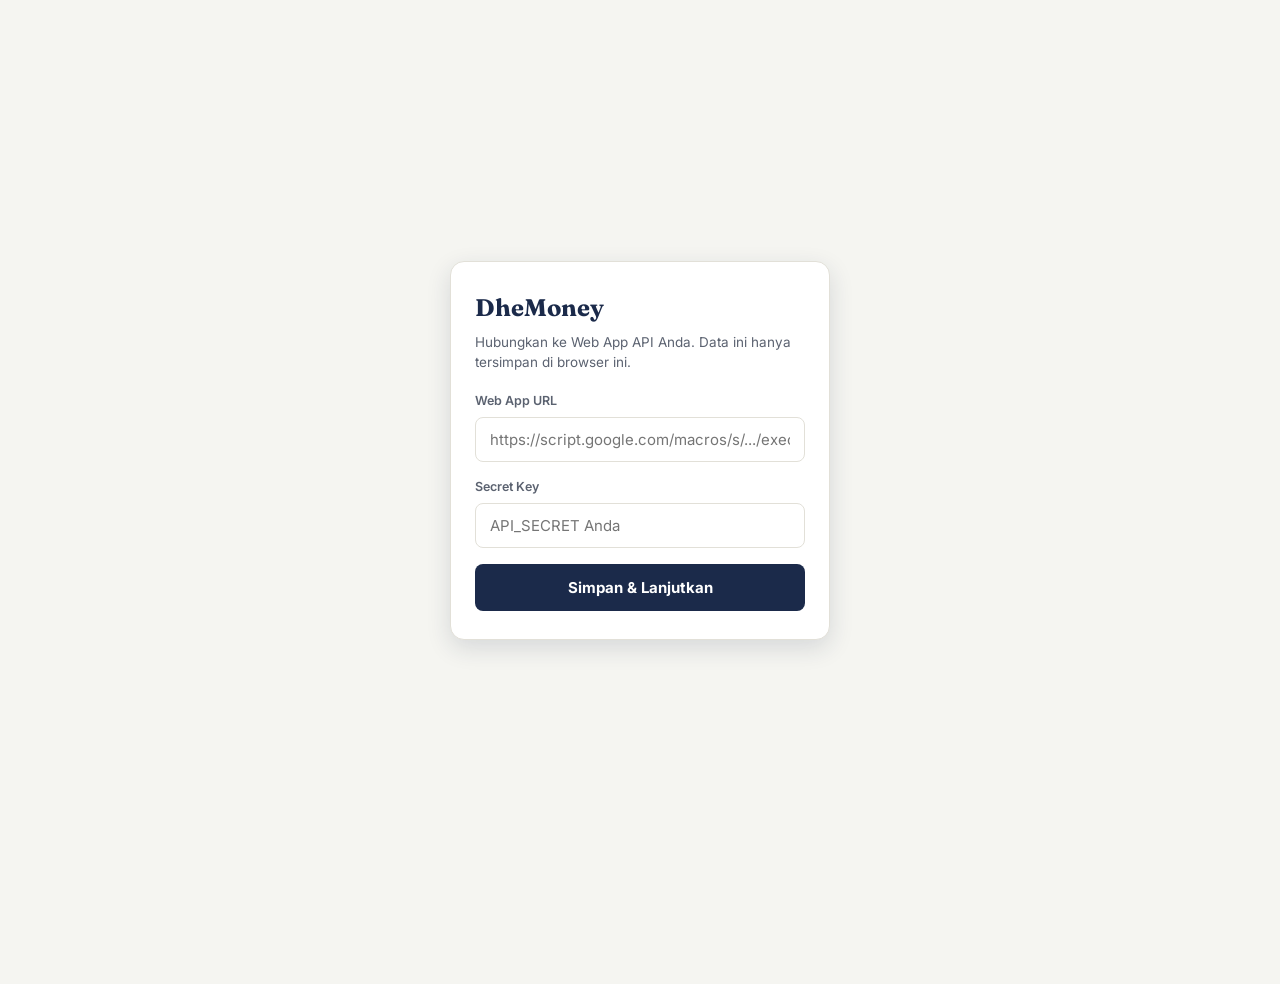
<file: setup.html>
<!DOCTYPE html>
<html lang="id">
<head>
<meta charset="UTF-8">
<meta name="viewport" content="width=device-width, initial-scale=1.0">
<meta name="theme-color" content="#1B2A4A">
<meta name="description" content="DheMoney — hubungkan ke Web App API Anda">
<link rel="icon" href="assets/icon.svg" type="image/svg+xml">
<link rel="manifest" href="manifest.json">
<link rel="preconnect" href="https://fonts.googleapis.com">
<link rel="preconnect" href="https://fonts.gstatic.com" crossorigin>
<title>Setup — DheMoney</title>
<link rel="stylesheet" href="css/style.css">
</head>
<body>
<div class="setup-wrap">
  <div class="setup-card">
    <h1>DheMoney</h1>
    <p>Hubungkan ke Web App API Anda. Data ini hanya tersimpan di browser ini.</p>

    <form id="setupForm">
      <div class="field">
        <label for="url">Web App URL</label>
        <input type="url" id="url" placeholder="https://script.google.com/macros/s/.../exec" required>
      </div>
      <div class="field">
        <label for="key">Secret Key</label>
        <input type="password" id="key" placeholder="API_SECRET Anda" required>
      </div>
      <button type="submit" class="btn-primary">Simpan &amp; Lanjutkan</button>
    </form>
    <div id="err" style="color:var(--red); font-size:13px; margin-top:12px; display:none;"></div>
  </div>
</div>

<script src="js/config.js"></script>
<script src="js/api.js"></script>
<script>
  // Kalau sudah pernah dikonfigurasi, isi form dengan URL yang ada (key tidak ditampilkan ulang)
  const existing = getConfig();
  if (existing) document.getElementById("url").value = existing.url;

  document.getElementById("setupForm").addEventListener("submit", async (e) => {
    e.preventDefault();
    const url = document.getElementById("url").value.trim();
    const key = document.getElementById("key").value.trim();
    const errEl = document.getElementById("err");
    errEl.style.display = "none";

    setConfig(url, key);

    try {
      await Api.getSummary();
      location.href = "index.html";
    } catch (err) {
      clearConfig();
      errEl.textContent = "Gagal terhubung: " + err.message + ". Cek kembali URL dan Secret Key.";
      errEl.style.display = "block";
    }
  });
</script>
</body>
</html>
</file>
<file: css/style.css>
@import url('https://fonts.googleapis.com/css2?family=Fraunces:opsz,wght@9..144,400;9..144,500;9..144,600;9..144,700&family=Inter:wght@400;500;600;700&family=IBM+Plex+Mono:wght@400;500;600&display=swap');

:root {
  --navy: #1B2A4A;
  --navy-light: #2A3F68;
  --gold: #B08D57;
  --gold-light: #D4B584;
  --green: #3B7A57;
  --green-bg: #E8F1EC;
  --red: #A63D40;
  --red-bg: #F5E9E9;
  --paper: #F5F5F1;
  --paper-raised: #FFFFFF;
  --ink: #1F2430;
  --ink-soft: #5B6270;
  --ink-faint: #9CA1AC;
  --line: #E2E0D8;

  --font-display: 'Fraunces', serif;
  --font-body: 'Inter', -apple-system, sans-serif;
  --font-mono: 'IBM Plex Mono', monospace;

  --radius: 14px;
  --radius-sm: 8px;
  --shadow: 0 2px 12px rgba(27, 42, 74, 0.08);
  --shadow-lifted: 0 8px 24px rgba(27, 42, 74, 0.14);
}

* { box-sizing: border-box; margin: 0; padding: 0; }

html { -webkit-text-size-adjust: 100%; }

body {
  font-family: var(--font-body);
  background: var(--paper);
  color: var(--ink);
  line-height: 1.5;
  min-height: 100vh;
  padding-bottom: 84px;
}

@media (prefers-reduced-motion: reduce) {
  * { animation-duration: 0.01ms !important; transition-duration: 0.01ms !important; }
}

a { color: inherit; text-decoration: none; }
button { font-family: inherit; cursor: pointer; }

/* ===== Layout shell ===== */
.app-shell {
  max-width: 640px;
  margin: 0 auto;
  min-height: 100vh;
  background: var(--paper);
  position: relative;
}

@media (min-width: 900px) {
  .app-shell { max-width: 880px; }
}

/* ===== Passbook cover header ===== */
.cover {
  background: linear-gradient(155deg, var(--navy) 0%, var(--navy-light) 100%);
  color: #F5F1E8;
  padding: 28px 20px 40px;
  position: relative;
  overflow: hidden;
}

.cover::before {
  content: '';
  position: absolute;
  top: -60px; right: -60px;
  width: 220px; height: 220px;
  border-radius: 50%;
  background: rgba(176, 141, 87, 0.12);
}

.cover-top {
  display: flex;
  justify-content: space-between;
  align-items: center;
  margin-bottom: 22px;
  position: relative;
  z-index: 1;
}

.brand {
  display: flex;
  align-items: center;
  gap: 8px;
  font-family: var(--font-display);
  font-weight: 600;
  font-size: 17px;
  letter-spacing: 0.02em;
}

.brand .stamp-dot {
  width: 8px; height: 8px;
  border-radius: 50%;
  background: var(--gold);
}

.icon-btn {
  width: 36px; height: 36px;
  border-radius: 50%;
  background: rgba(245, 241, 232, 0.12);
  border: 1px solid rgba(245, 241, 232, 0.2);
  color: #F5F1E8;
  display: flex; align-items: center; justify-content: center;
  font-size: 16px;
}

.balance-label {
  font-size: 12px;
  text-transform: uppercase;
  letter-spacing: 0.12em;
  color: var(--gold-light);
  font-weight: 600;
  margin-bottom: 6px;
  position: relative; z-index: 1;
}

.balance-amount {
  font-family: var(--font-display);
  font-size: clamp(34px, 9vw, 46px);
  font-weight: 600;
  letter-spacing: -0.01em;
  position: relative; z-index: 1;
}

.balance-sub {
  display: flex;
  gap: 20px;
  margin-top: 18px;
  position: relative; z-index: 1;
}

.balance-sub-item {
  display: flex;
  align-items: center;
  gap: 6px;
  font-size: 13px;
  color: rgba(245, 241, 232, 0.85);
}

.balance-sub-item .dot {
  width: 6px; height: 6px; border-radius: 50%;
}
.balance-sub-item .dot.in { background: #7FC8A0; }
.balance-sub-item .dot.out { background: #E39A9C; }

.balance-sub-item strong {
  font-family: var(--font-mono);
  font-weight: 600;
  color: #F5F1E8;
}

/* ===== Perforation divider (signature element) ===== */
.perforation {
  height: 20px;
  background: var(--paper);
  position: relative;
  margin-top: -20px;
  border-radius: 20px 20px 0 0;
}

.perforation::before {
  content: '';
  position: absolute;
  top: 9px; left: 0; right: 0;
  height: 0;
  border-top: 2px dashed rgba(27, 42, 74, 0.18);
  margin: 0 24px;
}

/* ===== Content area ===== */
.content {
  padding: 20px 16px 20px;
}

.section-title {
  font-size: 13px;
  font-weight: 700;
  text-transform: uppercase;
  letter-spacing: 0.08em;
  color: var(--ink-soft);
  margin: 24px 4px 12px;
  display: flex;
  justify-content: space-between;
  align-items: center;
}

.section-title .link {
  font-size: 12px;
  font-weight: 600;
  color: var(--gold);
  text-transform: none;
  letter-spacing: 0;
}

/* ===== Stat cards ===== */
.stat-grid {
  display: grid;
  grid-template-columns: 1fr 1fr;
  gap: 10px;
}

.stat-card {
  background: var(--paper-raised);
  border-radius: var(--radius);
  padding: 16px;
  box-shadow: var(--shadow);
  border: 1px solid var(--line);
}

.stat-card .label {
  font-size: 12px;
  color: var(--ink-soft);
  margin-bottom: 6px;
  font-weight: 500;
}

.stat-card .value {
  font-family: var(--font-mono);
  font-size: 17px;
  font-weight: 600;
}
.stat-card .value.pos { color: var(--green); }
.stat-card .value.neg { color: var(--red); }

/* ===== Ledger entry rows ===== */
.ledger-list {
  background: var(--paper-raised);
  border-radius: var(--radius);
  border: 1px solid var(--line);
  overflow: hidden;
  box-shadow: var(--shadow);
}

.ledger-row {
  display: flex;
  align-items: center;
  gap: 12px;
  padding: 14px 16px;
  border-bottom: 1px solid var(--line);
  position: relative;
}
.ledger-row:last-child { border-bottom: none; }

.ledger-row:active { background: var(--paper); }

.ledger-icon {
  width: 38px; height: 38px;
  border-radius: 50%;
  display: flex; align-items: center; justify-content: center;
  font-size: 16px;
  flex-shrink: 0;
}
.ledger-icon.in { background: var(--green-bg); }
.ledger-icon.out { background: var(--red-bg); }

.ledger-info { flex: 1; min-width: 0; }

.ledger-desc {
  font-size: 14.5px;
  font-weight: 600;
  color: var(--ink);
  white-space: nowrap;
  overflow: hidden;
  text-overflow: ellipsis;
}

.ledger-meta {
  font-size: 12px;
  color: var(--ink-faint);
  margin-top: 2px;
  display: flex;
  align-items: center;
  gap: 6px;
}

.category-stamp {
  display: inline-block;
  padding: 1px 8px;
  border-radius: 20px;
  border: 1px dashed var(--gold);
  color: var(--gold);
  font-size: 10.5px;
  font-weight: 600;
  text-transform: uppercase;
  letter-spacing: 0.03em;
}

.ledger-amount {
  font-family: var(--font-mono);
  font-size: 14.5px;
  font-weight: 600;
  white-space: nowrap;
}
.ledger-amount.in { color: var(--green); }
.ledger-amount.out { color: var(--red); }

/* ===== Bottom nav ===== */
.bottom-nav {
  position: fixed;
  bottom: 0; left: 0; right: 0;
  background: var(--paper-raised);
  border-top: 1px solid var(--line);
  display: flex;
  max-width: 640px;
  margin: 0 auto;
  z-index: 20;
}
@media (min-width: 900px) { .bottom-nav { max-width: 880px; } }

.nav-item {
  flex: 1;
  display: flex;
  flex-direction: column;
  align-items: center;
  gap: 3px;
  padding: 10px 0 12px;
  font-size: 11px;
  font-weight: 600;
  color: var(--ink-faint);
}
.nav-item.active { color: var(--navy); }
.nav-item .nav-icon { font-size: 19px; }

/* ===== FAB ===== */
.fab {
  position: fixed;
  bottom: 78px;
  right: 50%;
  transform: translateX(272px);
  width: 56px; height: 56px;
  border-radius: 50%;
  background: var(--gold);
  color: white;
  font-size: 26px;
  display: flex; align-items: center; justify-content: center;
  box-shadow: var(--shadow-lifted);
  border: none;
  z-index: 21;
  transition: transform 0.12s ease, opacity 0.12s ease;
}
.fab:active { transform: translateX(272px) scale(0.93); }
@media (max-width: 700px) {
  .fab { right: 20px; transform: none; }
  .fab:active { transform: scale(0.93); }
}
@media (min-width: 900px) {
  .fab { transform: translateX(392px); }
  .fab:active { transform: translateX(392px) scale(0.93); }
}

/* ===== Forms ===== */
.field { margin-bottom: 16px; }
.field label {
  display: block;
  font-size: 12.5px;
  font-weight: 600;
  color: var(--ink-soft);
  margin-bottom: 6px;
}
.field input, .field select, .field textarea {
  width: 100%;
  padding: 12px 14px;
  border-radius: var(--radius-sm);
  border: 1.5px solid var(--line);
  font-family: var(--font-body);
  font-size: 15px;
  background: var(--paper-raised);
  color: var(--ink);
}
.field input:focus, .field select:focus, .field textarea:focus {
  outline: none;
  border-color: var(--navy);
}

.type-toggle {
  display: flex;
  gap: 8px;
}
.type-toggle button {
  flex: 1;
  padding: 12px;
  border-radius: var(--radius-sm);
  border: 1.5px solid var(--line);
  background: var(--paper-raised);
  font-weight: 600;
  font-size: 14px;
  color: var(--ink-soft);
}
.type-toggle button.active.in { border-color: var(--green); background: var(--green-bg); color: var(--green); }
.type-toggle button.active.out { border-color: var(--red); background: var(--red-bg); color: var(--red); }

.btn-primary {
  width: 100%;
  padding: 14px;
  border-radius: var(--radius-sm);
  border: none;
  background: var(--navy);
  color: white;
  font-weight: 700;
  font-size: 15px;
}
.btn-primary:disabled { opacity: 0.5; }

.btn-secondary {
  width: 100%;
  padding: 14px;
  border-radius: var(--radius-sm);
  border: 1.5px solid var(--line);
  background: transparent;
  color: var(--ink-soft);
  font-weight: 600;
  font-size: 14px;
  margin-top: 8px;
}

.btn-danger {
  color: var(--red);
  border-color: var(--red-bg);
}

/* ===== Modal / sheet ===== */
.sheet-backdrop {
  position: fixed; inset: 0;
  background: rgba(27, 42, 74, 0.45);
  z-index: 30;
  display: none;
  align-items: flex-end;
  justify-content: center;
}
.sheet-backdrop.open { display: flex; }

.sheet {
  background: var(--paper);
  width: 100%;
  max-width: 640px;
  border-radius: 20px 20px 0 0;
  padding: 20px 20px 28px;
  max-height: 88vh;
  overflow-y: auto;
  animation: slideUp 0.22s ease;
}
@media (min-width: 900px) { .sheet { max-width: 880px; } }

@keyframes slideUp {
  from { transform: translateY(24px); opacity: 0; }
  to { transform: translateY(0); opacity: 1; }
}

.sheet-handle {
  width: 36px; height: 4px;
  background: var(--line);
  border-radius: 4px;
  margin: 0 auto 18px;
}

.sheet-title {
  font-family: var(--font-display);
  font-size: 20px;
  font-weight: 600;
  margin-bottom: 18px;
}

/* ===== Filter chips ===== */
.chip-row {
  display: flex;
  gap: 8px;
  overflow-x: auto;
  padding: 2px 0 4px;
  -ms-overflow-style: none; scrollbar-width: none;
}
.chip-row::-webkit-scrollbar { display: none; }

.chip {
  flex-shrink: 0;
  padding: 8px 14px;
  border-radius: 20px;
  background: var(--paper-raised);
  border: 1.5px solid var(--line);
  font-size: 13px;
  font-weight: 600;
  color: var(--ink-soft);
  white-space: nowrap;
}
.chip.active {
  background: var(--navy);
  border-color: var(--navy);
  color: white;
}

.search-bar {
  display: flex;
  align-items: center;
  gap: 8px;
  background: var(--paper-raised);
  border: 1.5px solid var(--line);
  border-radius: var(--radius-sm);
  padding: 11px 14px;
  margin-bottom: 12px;
}
.search-bar input {
  border: none; outline: none;
  flex: 1;
  font-size: 14.5px;
  background: transparent;
  font-family: var(--font-body);
}

/* ===== States ===== */
.empty-state, .loading-state, .error-state {
  text-align: center;
  padding: 48px 24px;
  color: var(--ink-faint);
}
.empty-state .icon, .error-state .icon { font-size: 36px; margin-bottom: 10px; }
.empty-state .title, .error-state .title { font-weight: 700; color: var(--ink-soft); margin-bottom: 4px; font-size: 15px; }
.empty-state .desc, .error-state .desc { font-size: 13px; }

.toast {
  position: fixed;
  bottom: 90px;
  left: 50%;
  transform: translateX(-50%) translateY(20px);
  background: var(--navy);
  color: white;
  padding: 12px 20px;
  border-radius: 30px;
  font-size: 13.5px;
  font-weight: 600;
  box-shadow: var(--shadow-lifted);
  z-index: 50;
  opacity: 0;
  transition: all 0.25s ease;
  pointer-events: none;
  display: flex;
  align-items: center;
  gap: 8px;
}
.toast.show { opacity: 1; transform: translateX(-50%) translateY(0); }
.toast.error { background: var(--red); }

/* ===== Page header (non-dashboard pages) ===== */
.page-header {
  padding: 20px 16px 16px;
  background: var(--paper-raised);
  border-bottom: 1px solid var(--line);
  position: sticky;
  top: 0;
  z-index: 10;
}
.page-header h1 {
  font-family: var(--font-display);
  font-size: 22px;
  font-weight: 600;
  color: var(--navy);
}

/* ===== Setup screen ===== */
.setup-wrap {
  min-height: 100vh;
  display: flex;
  align-items: center;
  justify-content: center;
  padding: 24px;
}
.setup-card {
  background: var(--paper-raised);
  border-radius: var(--radius);
  padding: 28px 24px;
  box-shadow: var(--shadow-lifted);
  max-width: 380px;
  width: 100%;
  border: 1px solid var(--line);
}
.setup-card h1 {
  font-family: var(--font-display);
  color: var(--navy);
  font-size: 24px;
  margin-bottom: 6px;
}
.setup-card p {
  font-size: 13.5px;
  color: var(--ink-soft);
  margin-bottom: 20px;
}

/* ===== Wallet scroller (dashboard) ===== */
.wallet-scroll {
  display: flex;
  gap: 10px;
  overflow-x: auto;
  padding: 2px 2px 6px;
  -ms-overflow-style: none; scrollbar-width: none;
}
.wallet-scroll::-webkit-scrollbar { display: none; }

.wallet-mini {
  flex-shrink: 0;
  min-width: 128px;
  background: var(--paper-raised);
  border: 1px solid var(--line);
  border-radius: var(--radius-sm);
  padding: 12px 14px;
  box-shadow: var(--shadow);
}
.wallet-mini .wm-name {
  font-size: 12px;
  font-weight: 600;
  color: var(--ink-soft);
  display: flex; align-items: center; gap: 5px;
  margin-bottom: 6px;
}
.wallet-mini .wm-saldo {
  font-family: var(--font-mono);
  font-size: 15px;
  font-weight: 600;
  color: var(--navy);
}

/* ===== Wallet cards (halaman Dompet) ===== */
.wallet-card {
  display: flex;
  align-items: center;
  gap: 12px;
  padding: 16px;
  background: var(--paper-raised);
  border: 1px solid var(--line);
  border-radius: var(--radius);
  box-shadow: var(--shadow);
  margin-bottom: 10px;
}
.wallet-card-icon {
  width: 44px; height: 44px;
  border-radius: 50%;
  background: var(--navy);
  color: white;
  display: flex; align-items: center; justify-content: center;
  font-size: 18px;
  flex-shrink: 0;
}
.wallet-card-info { flex: 1; }
.wallet-card-name { font-weight: 700; font-size: 15px; }
.wallet-card-type { font-size: 12px; color: var(--ink-faint); margin-top: 1px; }
.wallet-card-saldo {
  font-family: var(--font-mono);
  font-weight: 600;
  font-size: 16px;
  text-align: right;
}
.wallet-card-saldo.neg { color: var(--red); }
.wallet-card-delete {
  background: none; border: none;
  color: var(--ink-faint);
  font-size: 18px;
  padding: 4px 6px;
}

/* ===== Budget progress ===== */
.budget-card {
  background: var(--paper-raised);
  border: 1px solid var(--line);
  border-radius: var(--radius);
  padding: 16px;
  box-shadow: var(--shadow);
  margin-bottom: 10px;
}
.budget-top {
  display: flex;
  justify-content: space-between;
  align-items: baseline;
  margin-bottom: 8px;
}
.budget-cat { font-weight: 700; font-size: 14.5px; display: flex; align-items: center; gap: 6px; }
.budget-amounts { font-family: var(--font-mono); font-size: 12.5px; color: var(--ink-soft); }
.budget-track {
  height: 8px;
  background: var(--paper);
  border-radius: 6px;
  overflow: hidden;
  margin-bottom: 8px;
}
.budget-fill {
  height: 100%;
  border-radius: 6px;
  transition: width 0.4s ease;
}
.budget-fill.ok { background: var(--green); }
.budget-fill.warn { background: var(--gold); }
.budget-fill.danger { background: var(--red); }
.budget-msg { font-size: 12.5px; color: var(--ink-soft); }

.wallet-select-row {
  display: flex;
  gap: 8px;
  overflow-x: auto;
  padding-bottom: 4px;
  -ms-overflow-style: none; scrollbar-width: none;
}
.wallet-select-row::-webkit-scrollbar { display: none; }
.wallet-select-row button {
  flex-shrink: 0;
  padding: 9px 14px;
  border-radius: 20px;
  border: 1.5px solid var(--line);
  background: var(--paper-raised);
  font-size: 13px;
  font-weight: 600;
  color: var(--ink-soft);
}
.wallet-select-row button.active {
  background: var(--navy);
  border-color: var(--navy);
  color: white;
}

/* ===== Batch input rows ===== */
.batch-row {
  background: var(--paper);
  border: 1.5px solid var(--line);
  border-radius: var(--radius-sm);
  padding: 14px;
  margin-bottom: 12px;
}
.batch-row-header {
  display: flex;
  justify-content: space-between;
  align-items: center;
  margin-bottom: 10px;
}
.batch-row-title {
  font-size: 12px;
  font-weight: 700;
  color: var(--ink-soft);
  text-transform: uppercase;
  letter-spacing: 0.05em;
}
.batch-row-remove {
  background: none;
  border: none;
  color: var(--red);
  font-size: 17px;
  padding: 2px 8px;
  line-height: 1;
}
.batch-row .type-toggle { margin-bottom: 8px; }
.batch-row .type-toggle button { padding: 8px; font-size: 12.5px; }
.batch-field-row {
  display: flex;
  gap: 8px;
  margin-bottom: 8px;
}
.batch-field-row:last-child { margin-bottom: 0; }
.batch-field-row .field { flex: 1; margin-bottom: 0; }
.batch-field-row input, .batch-field-row select {
  padding: 9px 10px;
  font-size: 13.5px;
  width: 100%;
  border-radius: var(--radius-sm);
  border: 1.5px solid var(--line);
  background: var(--paper-raised);
  font-family: var(--font-body);
}
.batch-summary-bar {
  display: flex;
  justify-content: space-between;
  align-items: center;
  font-size: 12.5px;
  color: var(--ink-soft);
  padding: 8px 2px 14px;
}
.batch-summary-bar strong { color: var(--ink); font-family: var(--font-mono); }

.skeleton {
  background: linear-gradient(90deg, var(--line) 25%, #EEEDE6 37%, var(--line) 63%);
  background-size: 400% 100%;
  animation: shimmer 1.4s ease infinite;
  border-radius: var(--radius-sm);
}
@keyframes shimmer { 0% { background-position: 100% 50%; } 100% { background-position: 0 50%; } }

/* ===== Motion: fade-in on content load ===== */
.content, .cover {
  animation: fadeInUp 0.4s ease both;
}
@keyframes fadeInUp {
  from { opacity: 0; transform: translateY(10px); }
  to { opacity: 1; transform: translateY(0); }
}

.ledger-row, .stat-card, .wallet-card, .wallet-mini, .budget-card {
  animation: fadeIn 0.35s ease both;
}
@keyframes fadeIn {
  from { opacity: 0; }
  to { opacity: 1; }
}

/* ===== Motion: press feedback ===== */
.chip, .nav-item, .icon-btn, .btn-primary, .btn-secondary,
.ledger-row, .wallet-card, .stat-card, .type-toggle button, .wallet-select-row button {
  transition: transform 0.12s ease, opacity 0.12s ease;
}

.chip:active, .icon-btn:active, .btn-primary:active, .btn-secondary:active,
.ledger-row:active, .wallet-card:active, .type-toggle button:active, .wallet-select-row button:active {
  transform: scale(0.96);
}
.nav-item:active .nav-icon { transform: scale(1.15); }
.nav-item .nav-icon { display: inline-block; transition: transform 0.15s ease; }

/* ===== Motion: toast pop ===== */
.toast {
  transform: translateX(-50%) translateY(20px) scale(0.9);
}
.toast.show {
  transform: translateX(-50%) translateY(0) scale(1);
  transition: transform 0.3s cubic-bezier(0.34, 1.56, 0.64, 1), opacity 0.25s ease;
}

/* ===== Motion: number count-up target (prevents layout jump) ===== */
.count-up { font-variant-numeric: tabular-nums; }

@media (prefers-reduced-motion: reduce) {
  .content, .cover, .ledger-row, .stat-card, .wallet-card, .wallet-mini, .budget-card,
  .toast, .budget-fill { animation: none !important; transition: none !important; }
}
</file>
